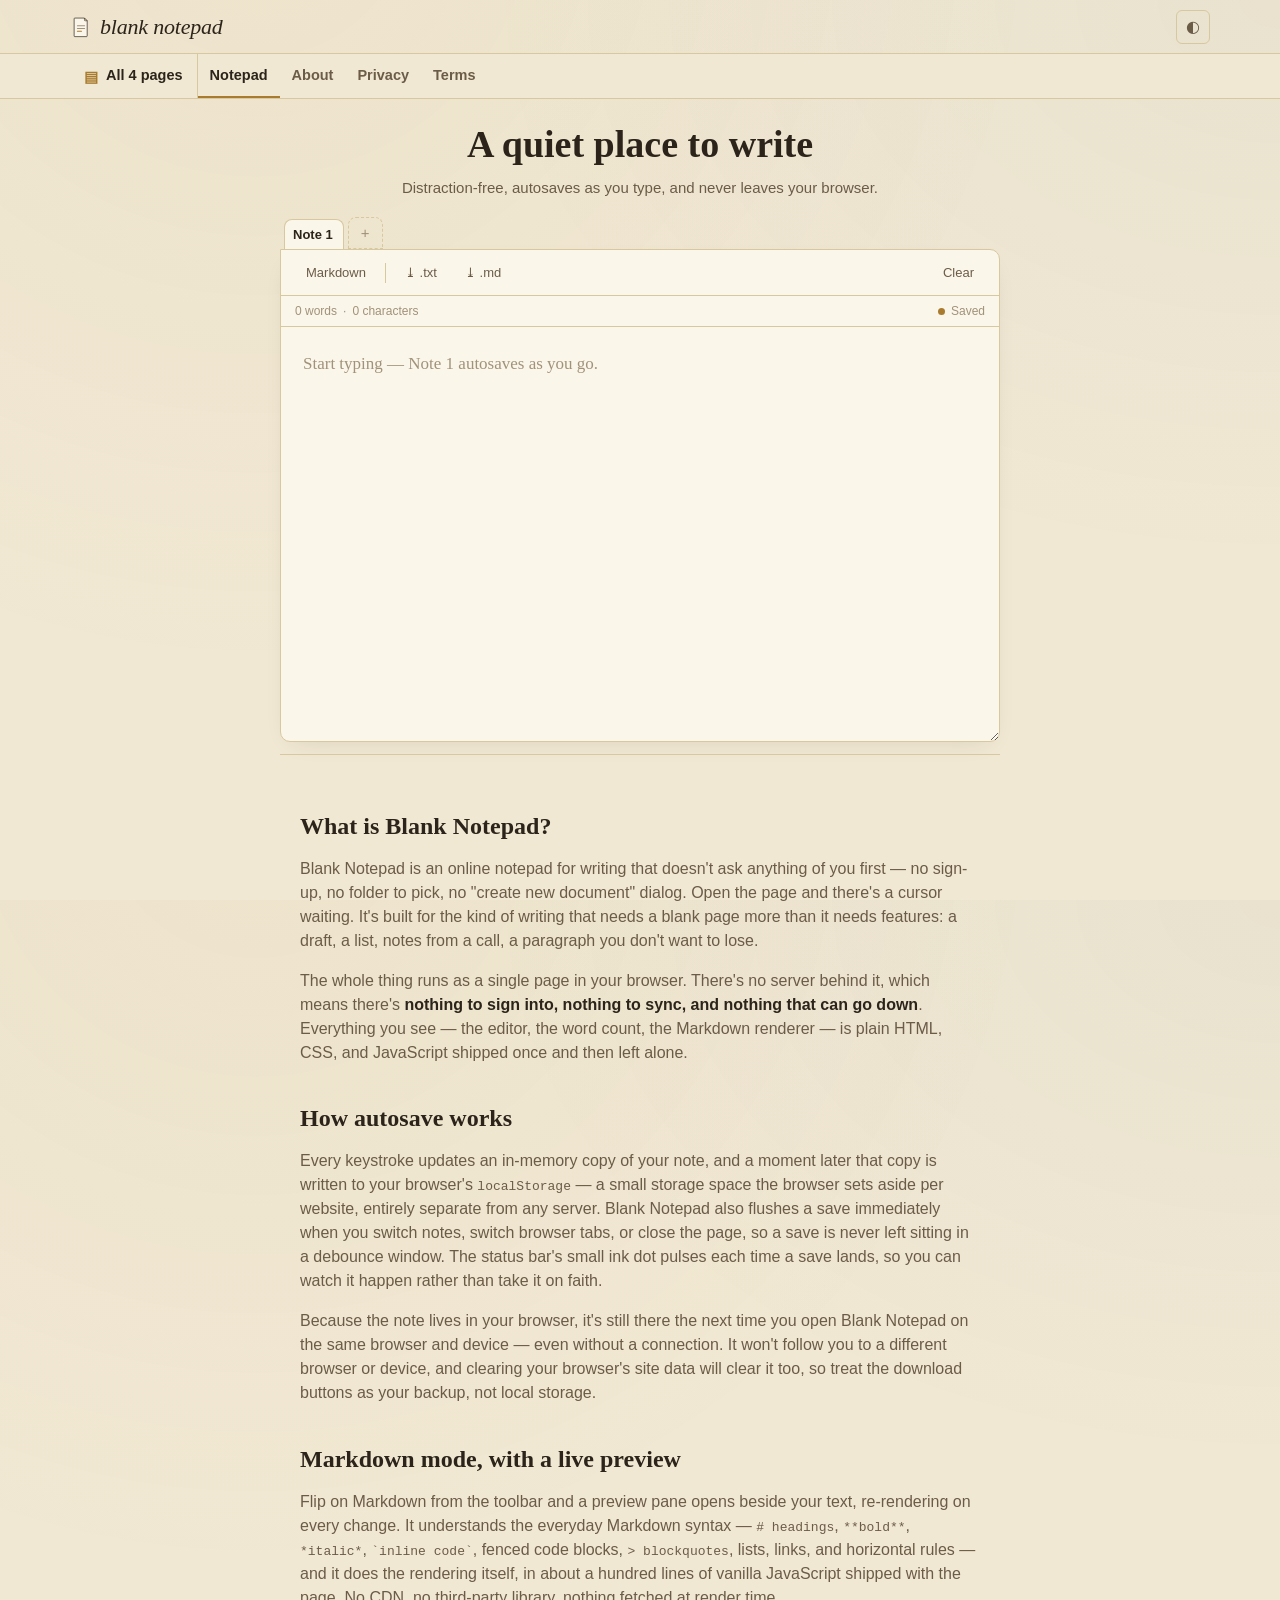
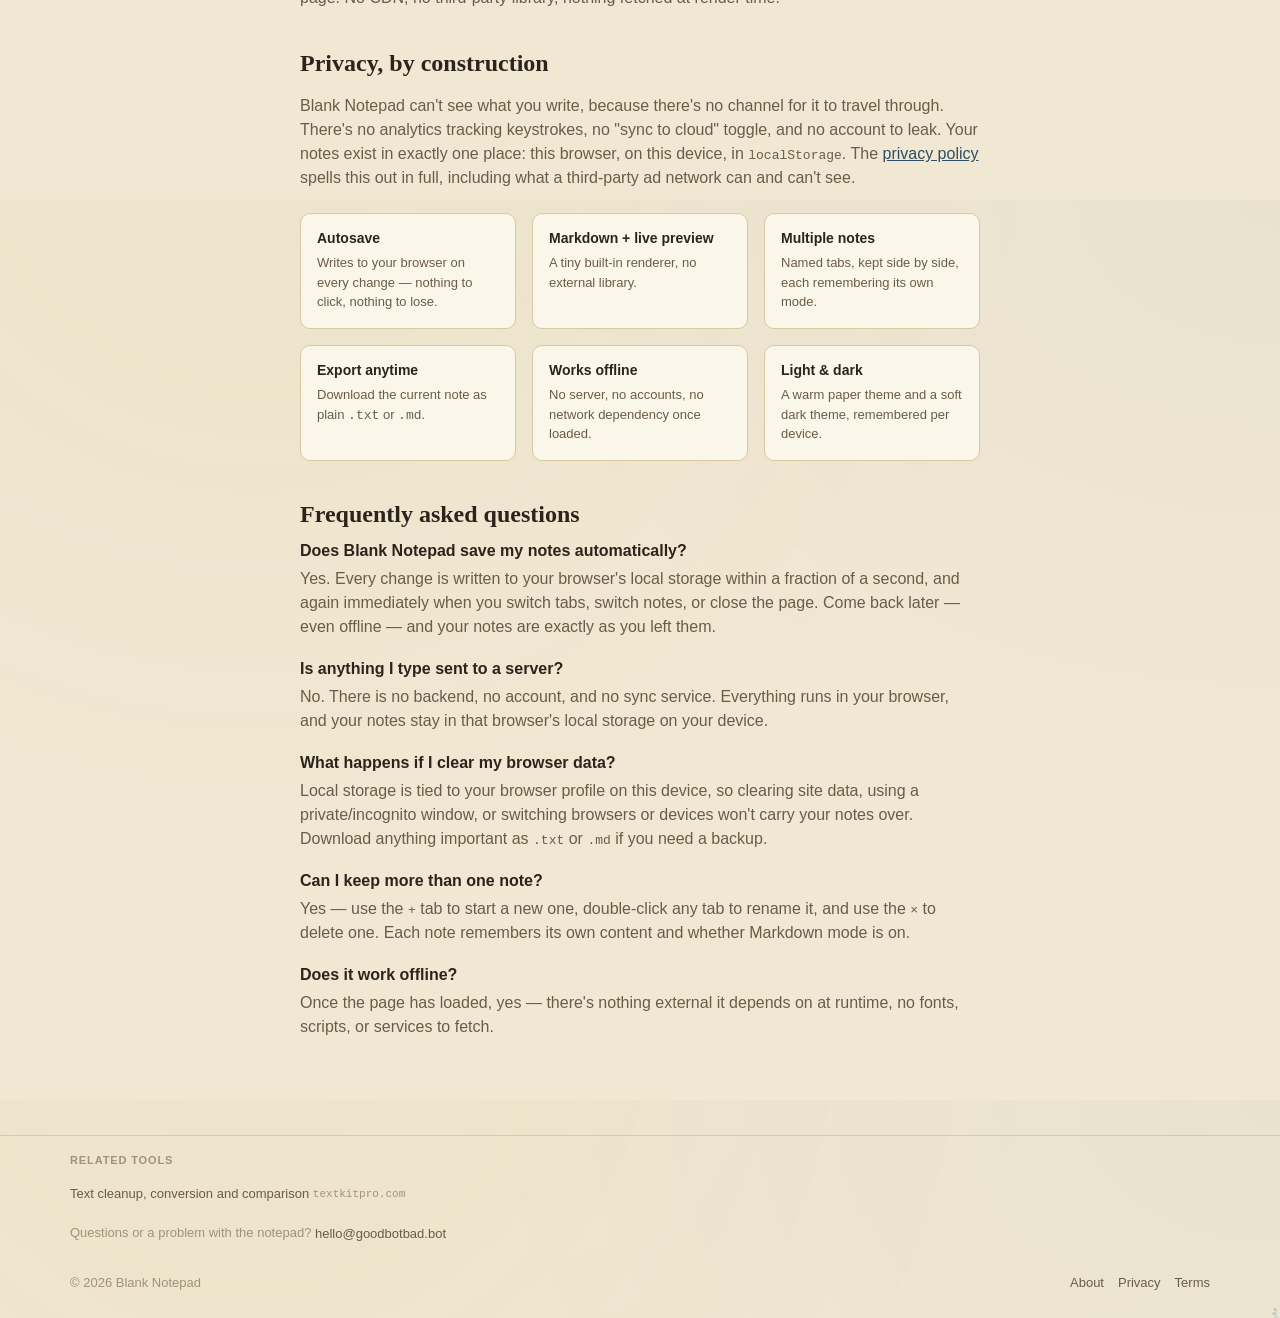
<file: index.html>
<!doctype html>
<html lang="en">
<head>
<meta charset="utf-8">
<script>
(function () {
  try {
    var t = localStorage.getItem("notepadly-theme");
    if (t === "light" || t === "dark") document.documentElement.setAttribute("data-theme", t);
  } catch (e) { /* ignore */ }
})();
</script>
<meta name="viewport" content="width=device-width, initial-scale=1">
<link rel="manifest" href="/manifest.webmanifest">
<script defer src="/assets/js/register-sw.js"></script>
<script defer src="/assets/js/nav.js"></script>
<title>Blank Notepad — Distraction-Free Online Notepad</title>
<meta name="description" content="A distraction-free online notepad that autosaves to your browser as you type. Switch to Markdown for a live preview, keep multiple notes, and download as .txt or .md. Nothing is ever uploaded — it all stays on your device and works offline.">
<link rel="canonical" href="https://blanknotepad.com/">
<meta name="theme-color" content="#f1e8d3">

<meta property="og:type" content="website">
<meta property="og:title" content="Blank Notepad — Distraction-Free Online Notepad">
<meta property="og:description" content="A distraction-free online notepad that autosaves to your browser as you type. Markdown mode, multiple notes, .txt/.md export — nothing ever leaves your device.">
<meta property="og:url" content="https://blanknotepad.com/">
<meta property="og:image" content="https://blanknotepad.com/assets/og-image.png">
<meta property="og:image:width" content="1200">
<meta property="og:image:height" content="630">
<meta name="twitter:card" content="summary_large_image">
<meta name="twitter:title" content="Blank Notepad — Distraction-Free Online Notepad">
<meta name="twitter:description" content="A distraction-free online notepad that autosaves to your browser as you type. Markdown mode, multiple notes, .txt/.md export — nothing ever leaves your device.">

<link rel="icon" href="/assets/favicon.svg" type="image/svg+xml">
<link rel="stylesheet" href="/assets/css/styles.css">

<script type="application/ld+json">
{
  "@context": "https://schema.org",
  "@type": "WebApplication",
  "name": "Blank Notepad",
  "url": "https://blanknotepad.com/",
  "applicationCategory": "ProductivityApplication",
  "operatingSystem": "Any",
  "offers": { "@type": "Offer", "price": "0", "priceCurrency": "USD" },
  "description": "A distraction-free, 100% client-side online notepad that autosaves to localStorage as you type, with a Markdown mode with live preview, multiple named notes, and .txt/.md export. Nothing is ever uploaded to a server."
}
</script>
<script type="application/ld+json">{"@context":"https://schema.org","@type":"FAQPage","mainEntity":[{"@type":"Question","name":"Does Blank Notepad save my notes automatically?","acceptedAnswer":{"@type":"Answer","text":"Yes. Every change is written to your browser's local storage within a fraction of a second, and again immediately when you switch tabs, switch notes, or close the page. Come back later — even offline — and your notes are exactly as you left them."}},{"@type":"Question","name":"Is anything I type sent to a server?","acceptedAnswer":{"@type":"Answer","text":"No. There is no backend, no account, and no sync service. Everything runs in your browser, and your notes stay in that browser's local storage on your device."}},{"@type":"Question","name":"What happens if I clear my browser data?","acceptedAnswer":{"@type":"Answer","text":"Local storage is tied to your browser profile on this device, so clearing site data, using a private/incognito window, or switching browsers or devices won't carry your notes over. Download anything important as .txt or .md if you need a backup."}},{"@type":"Question","name":"Can I keep more than one note?","acceptedAnswer":{"@type":"Answer","text":"Yes — use the + tab to start a new one, double-click any tab to rename it, and use the × to delete one. Each note remembers its own content and whether Markdown mode is on."}},{"@type":"Question","name":"Does it work offline?","acceptedAnswer":{"@type":"Answer","text":"Once the page has loaded, yes — there's nothing external it depends on at runtime, no fonts, scripts, or services to fetch."}}]}</script>

<script async src="https://pagead2.googlesyndication.com/pagead/js/adsbygoogle.js?client=ca-pub-7560786263587509" crossorigin="anonymous"></script>
</head>
<body>
<a class="skip-link" href="#main">Skip to content</a>

<header class="site-header">
  <div class="header-inner">
    <a class="brand" href="/" aria-label="Blank Notepad home">
      <svg class="brand-mark" viewBox="0 0 64 64" aria-hidden="true">
        <path class="page" d="M14 6h28l8 8v44a2 2 0 0 1-2 2H14a2 2 0 0 1-2-2V8a2 2 0 0 1 2-2z" stroke-width="2"/>
        <path class="fold" d="M42 6l8 8h-6a2 2 0 0 1-2-2z" stroke-width="1.5"/>
        <rect x="20" y="27" width="24" height="3" rx="1.5"/>
        <rect x="20" y="35" width="24" height="3" rx="1.5"/>
        <rect class="line-active" x="20" y="43" width="15" height="3" rx="1.5"/>
      </svg>
      blank notepad
    </a>
    <button id="theme-toggle" class="icon-btn" type="button" aria-label="Toggle dark/light theme" title="Toggle theme">◐</button>
  </div>
</header>

<!-- nav:start -->
<nav class="toolbar" aria-label="Tools">
  <details class="tb-menu">
    <summary class="tb-trigger" aria-label="All 4 pages">
      <span class="tb-glyph" aria-hidden="true">&#9636;</span>
      <span class="tb-label">All 4<span class="tb-label-long"> pages</span></span>
    </summary>
    <div class="tb-sheet is-flat">
      <div class="tb-sheet-cols">
        <ul>
          <li><a href="/" aria-current="page">Blank Notepad</a></li>
          <li><a href="/about.html">About Blank Notepad</a></li>
          <li><a href="/privacy.html">Privacy Policy</a></li>
          <li><a href="/terms.html">Terms of Use</a></li>
        </ul>
      </div>
    </div>
  </details>
  <div class="tb-scrim"></div>
  <ul class="tb-rail">
    <li><a href="/" aria-current="page">Notepad</a></li>
    <li><a href="/about.html">About</a></li>
    <li><a href="/privacy.html">Privacy</a></li>
    <li><a href="/terms.html">Terms</a></li>
  </ul>
</nav>
<!-- nav:end -->

<main id="main">
  <div class="editor-shell">
    <div class="editor-intro">
      <h1>A quiet place to write</h1>
      <p>Distraction-free, autosaves as you type, and never leaves your browser.</p>
    </div>

    <div class="note-tabs" id="note-tabs" aria-label="Your notes">
      <button type="button" class="note-tab-add" id="note-tab-add" aria-label="New note" title="New note">+</button>
    </div>

    <div class="sheet">
      <div class="editor-toolbar">
        <div class="editor-toolbar-group">
          <button type="button" class="tool-btn" id="markdown-toggle" aria-pressed="false" title="Toggle Markdown mode with live preview">Markdown</button>
          <span class="editor-toolbar-sep" aria-hidden="true"></span>
          <button type="button" class="tool-btn" id="download-txt" title="Download this note as .txt">⤓ .txt</button>
          <button type="button" class="tool-btn" id="download-md" title="Download this note as .md">⤓ .md</button>
        </div>
        <div class="editor-toolbar-group">
          <button type="button" class="tool-btn danger" id="clear-btn" title="Clear this note">Clear</button>
        </div>
      </div>

      <div class="status-bar">
        <span class="status-counts">
          <span id="word-count">0 words</span><span id="char-count">0 characters</span>
        </span>
        <span class="autosave" id="autosave-status">
          <span class="ink-dot" id="autosave-dot" aria-hidden="true"></span>
          <span id="autosave-text">Saved</span>
        </span>
      </div>

      <div class="editor-body" id="editor-body">
        <textarea id="editor" spellcheck="true" aria-label="Note content" placeholder="Start typing…"></textarea>
        <div class="preview-pane" id="preview" aria-label="Markdown preview" aria-live="polite"></div>
      </div>
    </div>
  </div>

  <hr class="section-divider">

  <section class="container-narrow">
    <h2>What is Blank Notepad?</h2>
    <p>Blank Notepad is an online notepad for writing that doesn't ask anything of you first — no sign-up, no folder to pick, no "create new document" dialog. Open the page and there's a cursor waiting. It's built for the kind of writing that needs a blank page more than it needs features: a draft, a list, notes from a call, a paragraph you don't want to lose.</p>
    <p>The whole thing runs as a single page in your browser. There's no server behind it, which means there's <strong>nothing to sign into, nothing to sync, and nothing that can go down</strong>. Everything you see — the editor, the word count, the Markdown renderer — is plain HTML, CSS, and JavaScript shipped once and then left alone.</p>

    <h2>How autosave works</h2>
    <p>Every keystroke updates an in-memory copy of your note, and a moment later that copy is written to your browser's <code>localStorage</code> — a small storage space the browser sets aside per website, entirely separate from any server. Blank Notepad also flushes a save immediately when you switch notes, switch browser tabs, or close the page, so a save is never left sitting in a debounce window. The status bar's small ink dot pulses each time a save lands, so you can watch it happen rather than take it on faith.</p>
    <p>Because the note lives in your browser, it's still there the next time you open Blank Notepad on the same browser and device — even without a connection. It won't follow you to a different browser or device, and clearing your browser's site data will clear it too, so treat the download buttons as your backup, not local storage.</p>

    <h2>Markdown mode, with a live preview</h2>
    <p>Flip on Markdown from the toolbar and a preview pane opens beside your text, re-rendering on every change. It understands the everyday Markdown syntax — <code># headings</code>, <code>**bold**</code>, <code>*italic*</code>, <code>`inline code`</code>, fenced code blocks, <code>&gt; blockquotes</code>, lists, links, and horizontal rules — and it does the rendering itself, in about a hundred lines of vanilla JavaScript shipped with the page. No CDN, no third-party library, nothing fetched at render time.</p>

    <h2>Privacy, by construction</h2>
    <p>Blank Notepad can't see what you write, because there's no channel for it to travel through. There's no analytics tracking keystrokes, no "sync to cloud" toggle, and no account to leak. Your notes exist in exactly one place: this browser, on this device, in <code>localStorage</code>. The <a href="/privacy.html">privacy policy</a> spells this out in full, including what a third-party ad network can and can't see.</p>

    <div class="feature-grid">
      <div class="feature-card"><h3>Autosave</h3><p>Writes to your browser on every change — nothing to click, nothing to lose.</p></div>
      <div class="feature-card"><h3>Markdown + live preview</h3><p>A tiny built-in renderer, no external library.</p></div>
      <div class="feature-card"><h3>Multiple notes</h3><p>Named tabs, kept side by side, each remembering its own mode.</p></div>
      <div class="feature-card"><h3>Export anytime</h3><p>Download the current note as plain <code>.txt</code> or <code>.md</code>.</p></div>
      <div class="feature-card"><h3>Works offline</h3><p>No server, no accounts, no network dependency once loaded.</p></div>
      <div class="feature-card"><h3>Light &amp; dark</h3><p>A warm paper theme and a soft dark theme, remembered per device.</p></div>
    </div>

    <h2>Frequently asked questions</h2>
    <div class="faq-item">
      <h3>Does Blank Notepad save my notes automatically?</h3>
      <p>Yes. Every change is written to your browser's local storage within a fraction of a second, and again immediately when you switch tabs, switch notes, or close the page. Come back later — even offline — and your notes are exactly as you left them.</p>
    </div>
    <div class="faq-item">
      <h3>Is anything I type sent to a server?</h3>
      <p>No. There is no backend, no account, and no sync service. Everything runs in your browser, and your notes stay in that browser's local storage on your device.</p>
    </div>
    <div class="faq-item">
      <h3>What happens if I clear my browser data?</h3>
      <p>Local storage is tied to your browser profile on this device, so clearing site data, using a private/incognito window, or switching browsers or devices won't carry your notes over. Download anything important as <code>.txt</code> or <code>.md</code> if you need a backup.</p>
    </div>
    <div class="faq-item">
      <h3>Can I keep more than one note?</h3>
      <p>Yes — use the <code>+</code> tab to start a new one, double-click any tab to rename it, and use the <code>×</code> to delete one. Each note remembers its own content and whether Markdown mode is on.</p>
    </div>
    <div class="faq-item">
      <h3>Does it work offline?</h3>
      <p>Once the page has loaded, yes — there's nothing external it depends on at runtime, no fonts, scripts, or services to fetch.</p>
    </div>
  </section>
</main>

<footer class="site-footer">
  <!-- peers:start -->
  <nav class="peer-sites" aria-label="Related tools">
    <span class="peer-sites-label">Related tools</span>
    <ul>
      <li><a href="https://textkitpro.com/">Text cleanup, conversion and comparison</a> <span class="peer-domain">textkitpro.com</span></li>
    </ul>
  </nav>
  <p class="footer-contact">Questions or a problem with the notepad? <a href="&#109;&#97;&#105;&#108;&#116;&#111;&#58;&#104;&#101;&#108;&#108;&#111;&#64;&#103;&#111;&#111;&#100;&#98;&#111;&#116;&#98;&#97;&#100;&#46;&#98;&#111;&#116;">&#104;&#101;&#108;&#108;&#111;&#64;&#103;&#111;&#111;&#100;&#98;&#111;&#116;&#98;&#97;&#100;&#46;&#98;&#111;&#116;</a></p>
  <!-- peers:end -->
  <div class="footer-inner">
    <div>© <span id="year"></span> Blank Notepad</div>
    <div class="footer-links">
      <a href="/about.html">About</a>
      <a href="/privacy.html">Privacy</a>
      <a href="/terms.html">Terms</a>
    </div>
  </div>
</footer>

<a href="https://erabb.it" class="erabbit-mark" aria-label="erabb.it"><img src="data:image/svg+xml,<svg xmlns=%22http://www.w3.org/2000/svg%22 viewBox=%220 0 100 100%22><text y=%22.9em%22 font-size=%2290%22>🐇</text></svg>" width="10" height="10" alt=""></a>

<script src="/assets/js/markdown.js"></script>
<script src="/assets/js/app.js"></script>
</body>
</html>
</file>
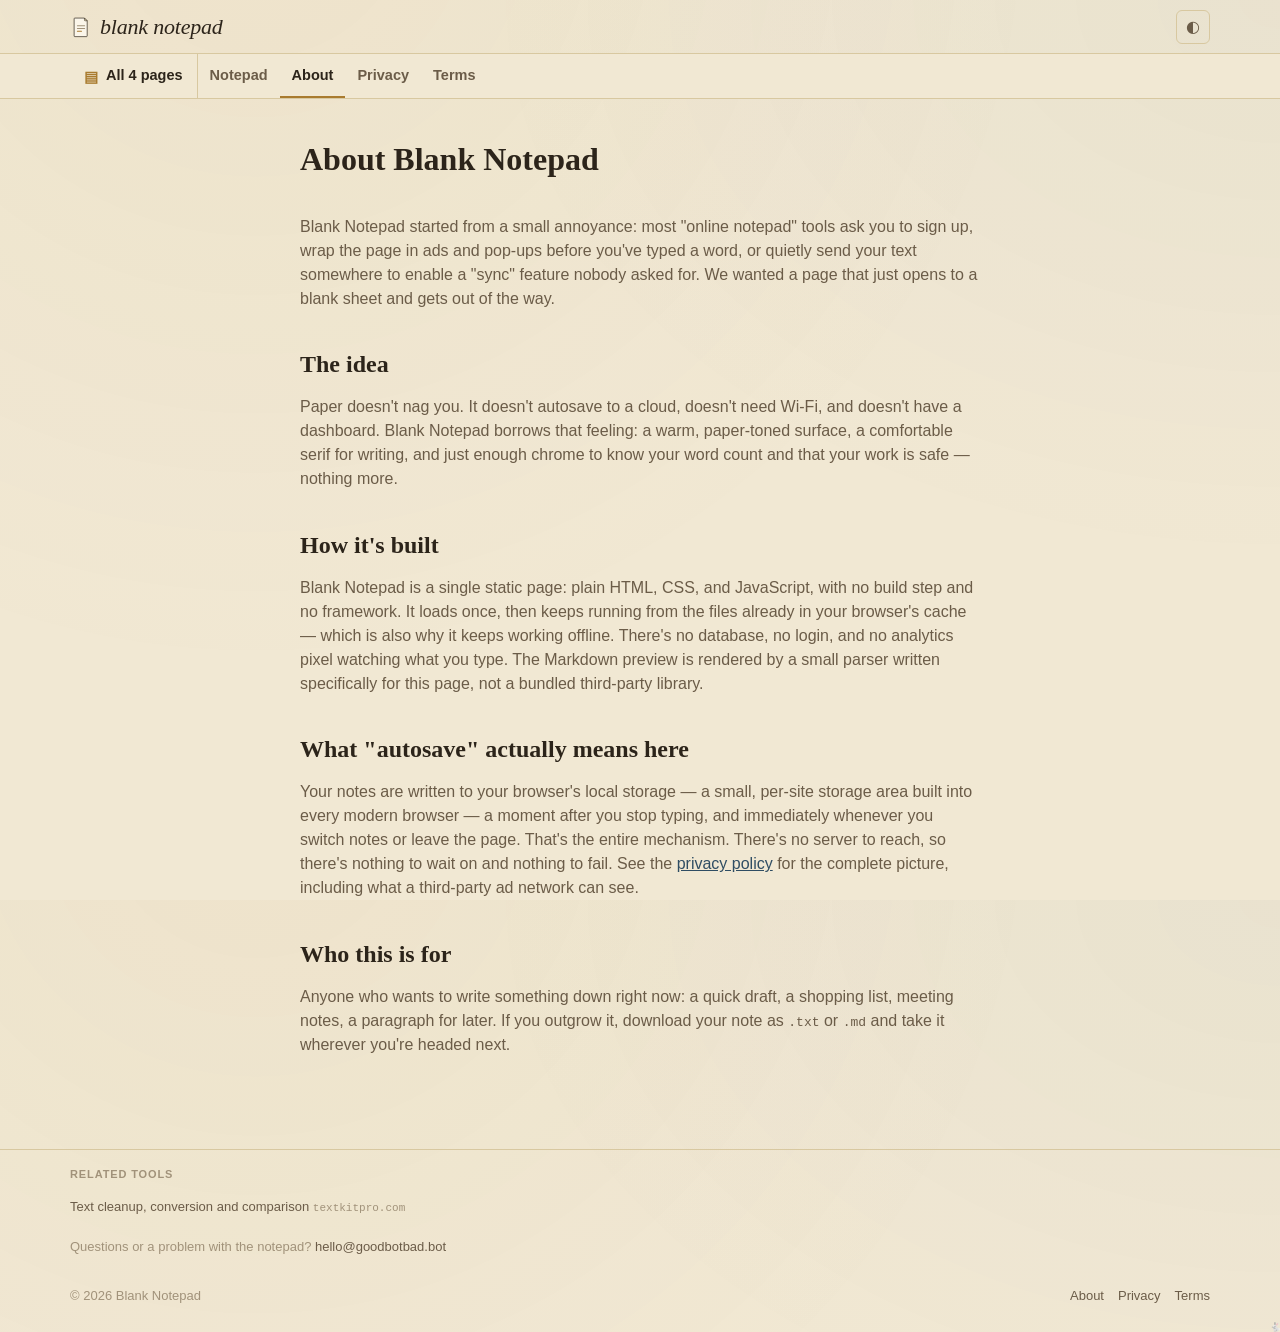
<file: about.html>
<!doctype html>
<html lang="en">
<head>
<meta charset="utf-8">
<script>
(function () {
  try {
    var t = localStorage.getItem("notepadly-theme");
    if (t === "light" || t === "dark") document.documentElement.setAttribute("data-theme", t);
  } catch (e) { /* ignore */ }
})();
</script>
<meta name="viewport" content="width=device-width, initial-scale=1">
<link rel="manifest" href="/manifest.webmanifest">
<script defer src="/assets/js/register-sw.js"></script>
<script defer src="/assets/js/nav.js"></script>
<title>About — Blank Notepad</title>
<meta name="description" content="Why Blank Notepad exists: a distraction-free, 100% client-side online notepad with autosave, Markdown mode, and no account required.">
<link rel="canonical" href="https://blanknotepad.com/about.html">
<meta property="og:type" content="website">
<meta property="og:title" content="About — Blank Notepad">
<meta property="og:description" content="Why Blank Notepad exists: a distraction-free, 100% client-side online notepad with autosave, Markdown mode, and no account required.">
<meta property="og:url" content="https://blanknotepad.com/about.html">
<meta property="og:image" content="https://blanknotepad.com/assets/og-image.png">
<meta property="og:image:width" content="1200">
<meta property="og:image:height" content="630">
<meta name="twitter:card" content="summary_large_image">
<meta name="twitter:title" content="About — Blank Notepad">
<meta name="twitter:description" content="Why Blank Notepad exists: a distraction-free, 100% client-side online notepad with autosave, Markdown mode, and no account required.">
<meta name="theme-color" content="#f1e8d3">
<link rel="icon" href="/assets/favicon.svg" type="image/svg+xml">
<link rel="stylesheet" href="/assets/css/styles.css">
<script type="application/ld+json">{"@context":"https://schema.org","@type":"BreadcrumbList","itemListElement":[{"@type":"ListItem","position":1,"name":"Home","item":"https://blanknotepad.com/"},{"@type":"ListItem","position":2,"name":"About","item":"https://blanknotepad.com/about.html"}]}</script>
<script async src="https://pagead2.googlesyndication.com/pagead/js/adsbygoogle.js?client=ca-pub-7560786263587509" crossorigin="anonymous"></script>
</head>
<body>
<a class="skip-link" href="#main">Skip to content</a>

<header class="site-header">
  <div class="header-inner">
    <a class="brand" href="/" aria-label="Blank Notepad home">
      <svg class="brand-mark" viewBox="0 0 64 64" aria-hidden="true">
        <path class="page" d="M14 6h28l8 8v44a2 2 0 0 1-2 2H14a2 2 0 0 1-2-2V8a2 2 0 0 1 2-2z" stroke-width="2"/>
        <path class="fold" d="M42 6l8 8h-6a2 2 0 0 1-2-2z" stroke-width="1.5"/>
        <rect x="20" y="27" width="24" height="3" rx="1.5"/>
        <rect x="20" y="35" width="24" height="3" rx="1.5"/>
        <rect class="line-active" x="20" y="43" width="15" height="3" rx="1.5"/>
      </svg>
      blank notepad
    </a>
    <button id="theme-toggle" class="icon-btn" type="button" aria-label="Toggle dark/light theme" title="Toggle theme">◐</button>
  </div>
</header>

<!-- nav:start -->
<nav class="toolbar" aria-label="Tools">
  <details class="tb-menu">
    <summary class="tb-trigger" aria-label="All 4 pages">
      <span class="tb-glyph" aria-hidden="true">&#9636;</span>
      <span class="tb-label">All 4<span class="tb-label-long"> pages</span></span>
    </summary>
    <div class="tb-sheet is-flat">
      <div class="tb-sheet-cols">
        <ul>
          <li><a href="/">Blank Notepad</a></li>
          <li><a href="/about.html" aria-current="page">About Blank Notepad</a></li>
          <li><a href="/privacy.html">Privacy Policy</a></li>
          <li><a href="/terms.html">Terms of Use</a></li>
        </ul>
      </div>
    </div>
  </details>
  <div class="tb-scrim"></div>
  <ul class="tb-rail">
    <li><a href="/">Notepad</a></li>
    <li><a href="/about.html" aria-current="page">About</a></li>
    <li><a href="/privacy.html">Privacy</a></li>
    <li><a href="/terms.html">Terms</a></li>
  </ul>
</nav>
<!-- nav:end -->

<main id="main">
  <div class="page-hero">
    <h1>About Blank Notepad</h1>
  </div>
  <section class="container-narrow" style="padding-top:16px;">
    <p>Blank Notepad started from a small annoyance: most "online notepad" tools ask you to sign up, wrap the page in ads and pop-ups before you've typed a word, or quietly send your text somewhere to enable a "sync" feature nobody asked for. We wanted a page that just opens to a blank sheet and gets out of the way.</p>

    <h2>The idea</h2>
    <p>Paper doesn't nag you. It doesn't autosave to a cloud, doesn't need Wi-Fi, and doesn't have a dashboard. Blank Notepad borrows that feeling: a warm, paper-toned surface, a comfortable serif for writing, and just enough chrome to know your word count and that your work is safe — nothing more.</p>

    <h2>How it's built</h2>
    <p>Blank Notepad is a single static page: plain HTML, CSS, and JavaScript, with no build step and no framework. It loads once, then keeps running from the files already in your browser's cache — which is also why it keeps working offline. There's no database, no login, and no analytics pixel watching what you type. The Markdown preview is rendered by a small parser written specifically for this page, not a bundled third-party library.</p>

    <h2>What "autosave" actually means here</h2>
    <p>Your notes are written to your browser's local storage — a small, per-site storage area built into every modern browser — a moment after you stop typing, and immediately whenever you switch notes or leave the page. That's the entire mechanism. There's no server to reach, so there's nothing to wait on and nothing to fail. See the <a href="/privacy.html">privacy policy</a> for the complete picture, including what a third-party ad network can see.</p>

    <h2>Who this is for</h2>
    <p>Anyone who wants to write something down right now: a quick draft, a shopping list, meeting notes, a paragraph for later. If you outgrow it, download your note as <code>.txt</code> or <code>.md</code> and take it wherever you're headed next.</p>
  </section>
</main>

<footer class="site-footer">
  <!-- peers:start -->
  <nav class="peer-sites" aria-label="Related tools">
    <span class="peer-sites-label">Related tools</span>
    <ul>
      <li><a href="https://textkitpro.com/">Text cleanup, conversion and comparison</a> <span class="peer-domain">textkitpro.com</span></li>
    </ul>
  </nav>
  <p class="footer-contact">Questions or a problem with the notepad? <a href="&#109;&#97;&#105;&#108;&#116;&#111;&#58;&#104;&#101;&#108;&#108;&#111;&#64;&#103;&#111;&#111;&#100;&#98;&#111;&#116;&#98;&#97;&#100;&#46;&#98;&#111;&#116;">&#104;&#101;&#108;&#108;&#111;&#64;&#103;&#111;&#111;&#100;&#98;&#111;&#116;&#98;&#97;&#100;&#46;&#98;&#111;&#116;</a></p>
  <!-- peers:end -->
  <div class="footer-inner">
    <div>© <span id="year"></span> Blank Notepad</div>
    <div class="footer-links">
      <a href="/about.html">About</a>
      <a href="/privacy.html">Privacy</a>
      <a href="/terms.html">Terms</a>
    </div>
  </div>
</footer>

<a href="https://erabb.it" class="erabbit-mark" aria-label="erabb.it"><img src="data:image/svg+xml,<svg xmlns=%22http://www.w3.org/2000/svg%22 viewBox=%220 0 100 100%22><text y=%22.9em%22 font-size=%2290%22>🐇</text></svg>" width="10" height="10" alt=""></a>

<script>
document.getElementById("year").textContent = new Date().getFullYear();
var tb = document.getElementById("theme-toggle");
tb.addEventListener("click", function () {
  var current = document.documentElement.getAttribute("data-theme");
  if (!current) current = window.matchMedia && window.matchMedia("(prefers-color-scheme: dark)").matches ? "dark" : "light";
  var next = current === "dark" ? "light" : "dark";
  document.documentElement.setAttribute("data-theme", next);
  try { localStorage.setItem("notepadly-theme", next); } catch (e) {}
});
</script>
</body>
</html>
</file>
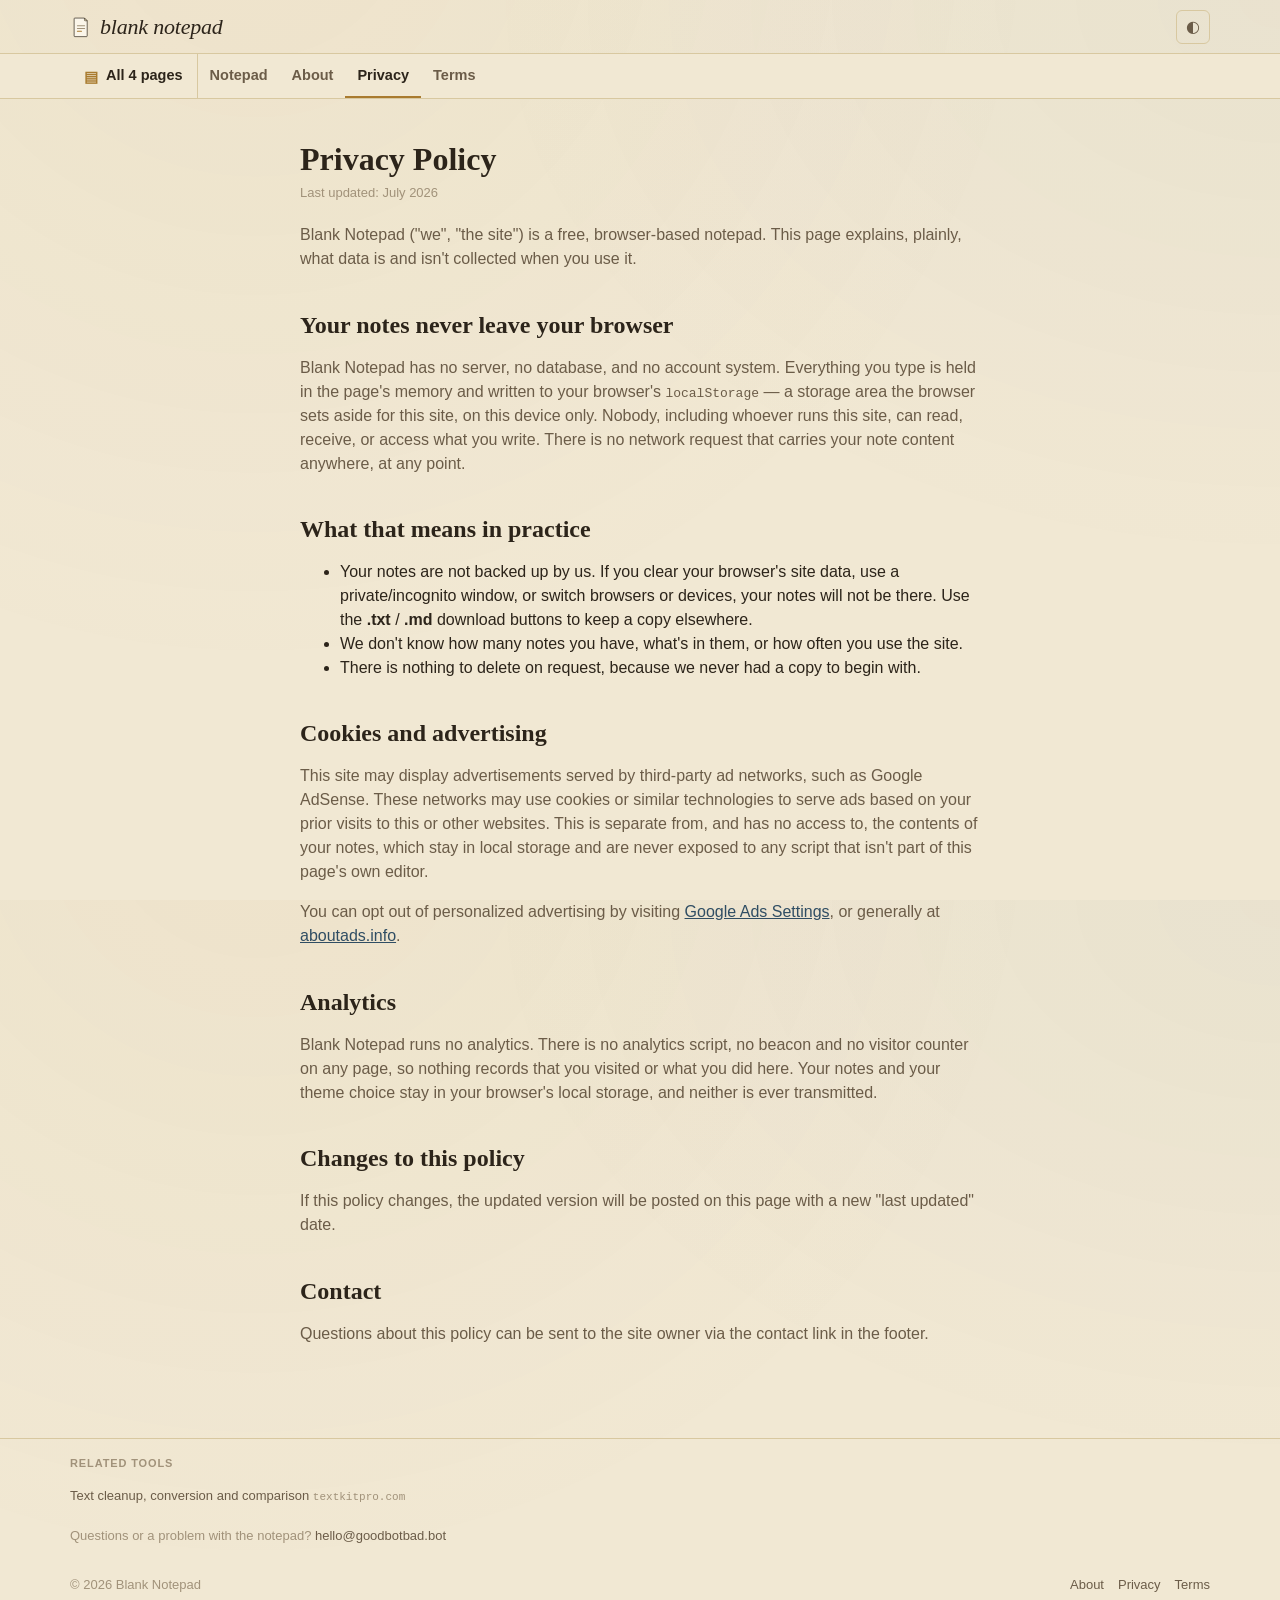
<file: privacy.html>
<!doctype html>
<html lang="en">
<head>
<meta charset="utf-8">
<script>
(function () {
  try {
    var t = localStorage.getItem("notepadly-theme");
    if (t === "light" || t === "dark") document.documentElement.setAttribute("data-theme", t);
  } catch (e) { /* ignore */ }
})();
</script>
<meta name="viewport" content="width=device-width, initial-scale=1">
<link rel="manifest" href="/manifest.webmanifest">
<script defer src="/assets/js/register-sw.js"></script>
<script defer src="/assets/js/nav.js"></script>
<title>Privacy Policy — Blank Notepad</title>
<meta name="description" content="Blank Notepad's privacy policy: your notes are stored only in your browser's local storage and are never sent to any server.">
<link rel="canonical" href="https://blanknotepad.com/privacy.html">
<meta property="og:type" content="website">
<meta property="og:title" content="Privacy Policy — Blank Notepad">
<meta property="og:description" content="Blank Notepad's privacy policy: your notes are stored only in your browser's local storage and are never sent to any server.">
<meta property="og:url" content="https://blanknotepad.com/privacy.html">
<meta property="og:image" content="https://blanknotepad.com/assets/og-image.png">
<meta property="og:image:width" content="1200">
<meta property="og:image:height" content="630">
<meta name="twitter:card" content="summary_large_image">
<meta name="twitter:title" content="Privacy Policy — Blank Notepad">
<meta name="twitter:description" content="Blank Notepad's privacy policy: your notes are stored only in your browser's local storage and are never sent to any server.">
<meta name="theme-color" content="#f1e8d3">
<link rel="icon" href="/assets/favicon.svg" type="image/svg+xml">
<link rel="stylesheet" href="/assets/css/styles.css">
<script type="application/ld+json">{"@context":"https://schema.org","@type":"BreadcrumbList","itemListElement":[{"@type":"ListItem","position":1,"name":"Home","item":"https://blanknotepad.com/"},{"@type":"ListItem","position":2,"name":"Privacy Policy","item":"https://blanknotepad.com/privacy.html"}]}</script>
<script async src="https://pagead2.googlesyndication.com/pagead/js/adsbygoogle.js?client=ca-pub-7560786263587509" crossorigin="anonymous"></script>
</head>
<body>
<a class="skip-link" href="#main">Skip to content</a>

<header class="site-header">
  <div class="header-inner">
    <a class="brand" href="/" aria-label="Blank Notepad home">
      <svg class="brand-mark" viewBox="0 0 64 64" aria-hidden="true">
        <path class="page" d="M14 6h28l8 8v44a2 2 0 0 1-2 2H14a2 2 0 0 1-2-2V8a2 2 0 0 1 2-2z" stroke-width="2"/>
        <path class="fold" d="M42 6l8 8h-6a2 2 0 0 1-2-2z" stroke-width="1.5"/>
        <rect x="20" y="27" width="24" height="3" rx="1.5"/>
        <rect x="20" y="35" width="24" height="3" rx="1.5"/>
        <rect class="line-active" x="20" y="43" width="15" height="3" rx="1.5"/>
      </svg>
      blank notepad
    </a>
    <button id="theme-toggle" class="icon-btn" type="button" aria-label="Toggle dark/light theme" title="Toggle theme">◐</button>
  </div>
</header>

<!-- nav:start -->
<nav class="toolbar" aria-label="Tools">
  <details class="tb-menu">
    <summary class="tb-trigger" aria-label="All 4 pages">
      <span class="tb-glyph" aria-hidden="true">&#9636;</span>
      <span class="tb-label">All 4<span class="tb-label-long"> pages</span></span>
    </summary>
    <div class="tb-sheet is-flat">
      <div class="tb-sheet-cols">
        <ul>
          <li><a href="/">Blank Notepad</a></li>
          <li><a href="/about.html">About Blank Notepad</a></li>
          <li><a href="/privacy.html" aria-current="page">Privacy Policy</a></li>
          <li><a href="/terms.html">Terms of Use</a></li>
        </ul>
      </div>
    </div>
  </details>
  <div class="tb-scrim"></div>
  <ul class="tb-rail">
    <li><a href="/">Notepad</a></li>
    <li><a href="/about.html">About</a></li>
    <li><a href="/privacy.html" aria-current="page">Privacy</a></li>
    <li><a href="/terms.html">Terms</a></li>
  </ul>
</nav>
<!-- nav:end -->

<main id="main">
  <div class="page-hero">
    <h1>Privacy Policy</h1>
    <p class="updated">Last updated: July 2026</p>
  </div>
  <section class="container-narrow" style="padding-top:0;">
    <p>Blank Notepad ("we", "the site") is a free, browser-based notepad. This page explains, plainly, what data is and isn't collected when you use it.</p>

    <h2>Your notes never leave your browser</h2>
    <p>Blank Notepad has no server, no database, and no account system. Everything you type is held in the page's memory and written to your browser's <code>localStorage</code> — a storage area the browser sets aside for this site, on this device only. Nobody, including whoever runs this site, can read, receive, or access what you write. There is no network request that carries your note content anywhere, at any point.</p>

    <h2>What that means in practice</h2>
    <ul>
      <li>Your notes are not backed up by us. If you clear your browser's site data, use a private/incognito window, or switch browsers or devices, your notes will not be there. Use the <strong>.txt</strong> / <strong>.md</strong> download buttons to keep a copy elsewhere.</li>
      <li>We don't know how many notes you have, what's in them, or how often you use the site.</li>
      <li>There is nothing to delete on request, because we never had a copy to begin with.</li>
    </ul>

    <h2>Cookies and advertising</h2>
    <p>This site may display advertisements served by third-party ad networks, such as Google AdSense. These networks may use cookies or similar technologies to serve ads based on your prior visits to this or other websites. This is separate from, and has no access to, the contents of your notes, which stay in local storage and are never exposed to any script that isn't part of this page's own editor.</p>
    <p>You can opt out of personalized advertising by visiting <a href="https://www.google.com/settings/ads" target="_blank" rel="noopener">Google Ads Settings</a>, or generally at <a href="https://www.aboutads.info/choices/" target="_blank" rel="noopener">aboutads.info</a>.</p>

    <h2>Analytics</h2>
    <p>Blank Notepad runs no analytics. There is no analytics script, no beacon and no visitor counter on any page, so nothing records that you visited or what you did here. Your notes and your theme choice stay in your browser's local storage, and neither is ever transmitted.</p>

    <h2>Changes to this policy</h2>
    <p>If this policy changes, the updated version will be posted on this page with a new "last updated" date.</p>

    <h2>Contact</h2>
    <p>Questions about this policy can be sent to the site owner via the contact link in the footer.</p>
  </section>
</main>

<footer class="site-footer">
  <!-- peers:start -->
  <nav class="peer-sites" aria-label="Related tools">
    <span class="peer-sites-label">Related tools</span>
    <ul>
      <li><a href="https://textkitpro.com/">Text cleanup, conversion and comparison</a> <span class="peer-domain">textkitpro.com</span></li>
    </ul>
  </nav>
  <p class="footer-contact">Questions or a problem with the notepad? <a href="&#109;&#97;&#105;&#108;&#116;&#111;&#58;&#104;&#101;&#108;&#108;&#111;&#64;&#103;&#111;&#111;&#100;&#98;&#111;&#116;&#98;&#97;&#100;&#46;&#98;&#111;&#116;">&#104;&#101;&#108;&#108;&#111;&#64;&#103;&#111;&#111;&#100;&#98;&#111;&#116;&#98;&#97;&#100;&#46;&#98;&#111;&#116;</a></p>
  <!-- peers:end -->
  <div class="footer-inner">
    <div>© <span id="year"></span> Blank Notepad</div>
    <div class="footer-links">
      <a href="/about.html">About</a>
      <a href="/privacy.html">Privacy</a>
      <a href="/terms.html">Terms</a>
    </div>
  </div>
</footer>

<a href="https://erabb.it" class="erabbit-mark" aria-label="erabb.it"><img src="data:image/svg+xml,<svg xmlns=%22http://www.w3.org/2000/svg%22 viewBox=%220 0 100 100%22><text y=%22.9em%22 font-size=%2290%22>🐇</text></svg>" width="10" height="10" alt=""></a>

<script>
document.getElementById("year").textContent = new Date().getFullYear();
var tb = document.getElementById("theme-toggle");
tb.addEventListener("click", function () {
  var current = document.documentElement.getAttribute("data-theme");
  if (!current) current = window.matchMedia && window.matchMedia("(prefers-color-scheme: dark)").matches ? "dark" : "light";
  var next = current === "dark" ? "light" : "dark";
  document.documentElement.setAttribute("data-theme", next);
  try { localStorage.setItem("notepadly-theme", next); } catch (e) {}
});
</script>
</body>
</html>
</file>
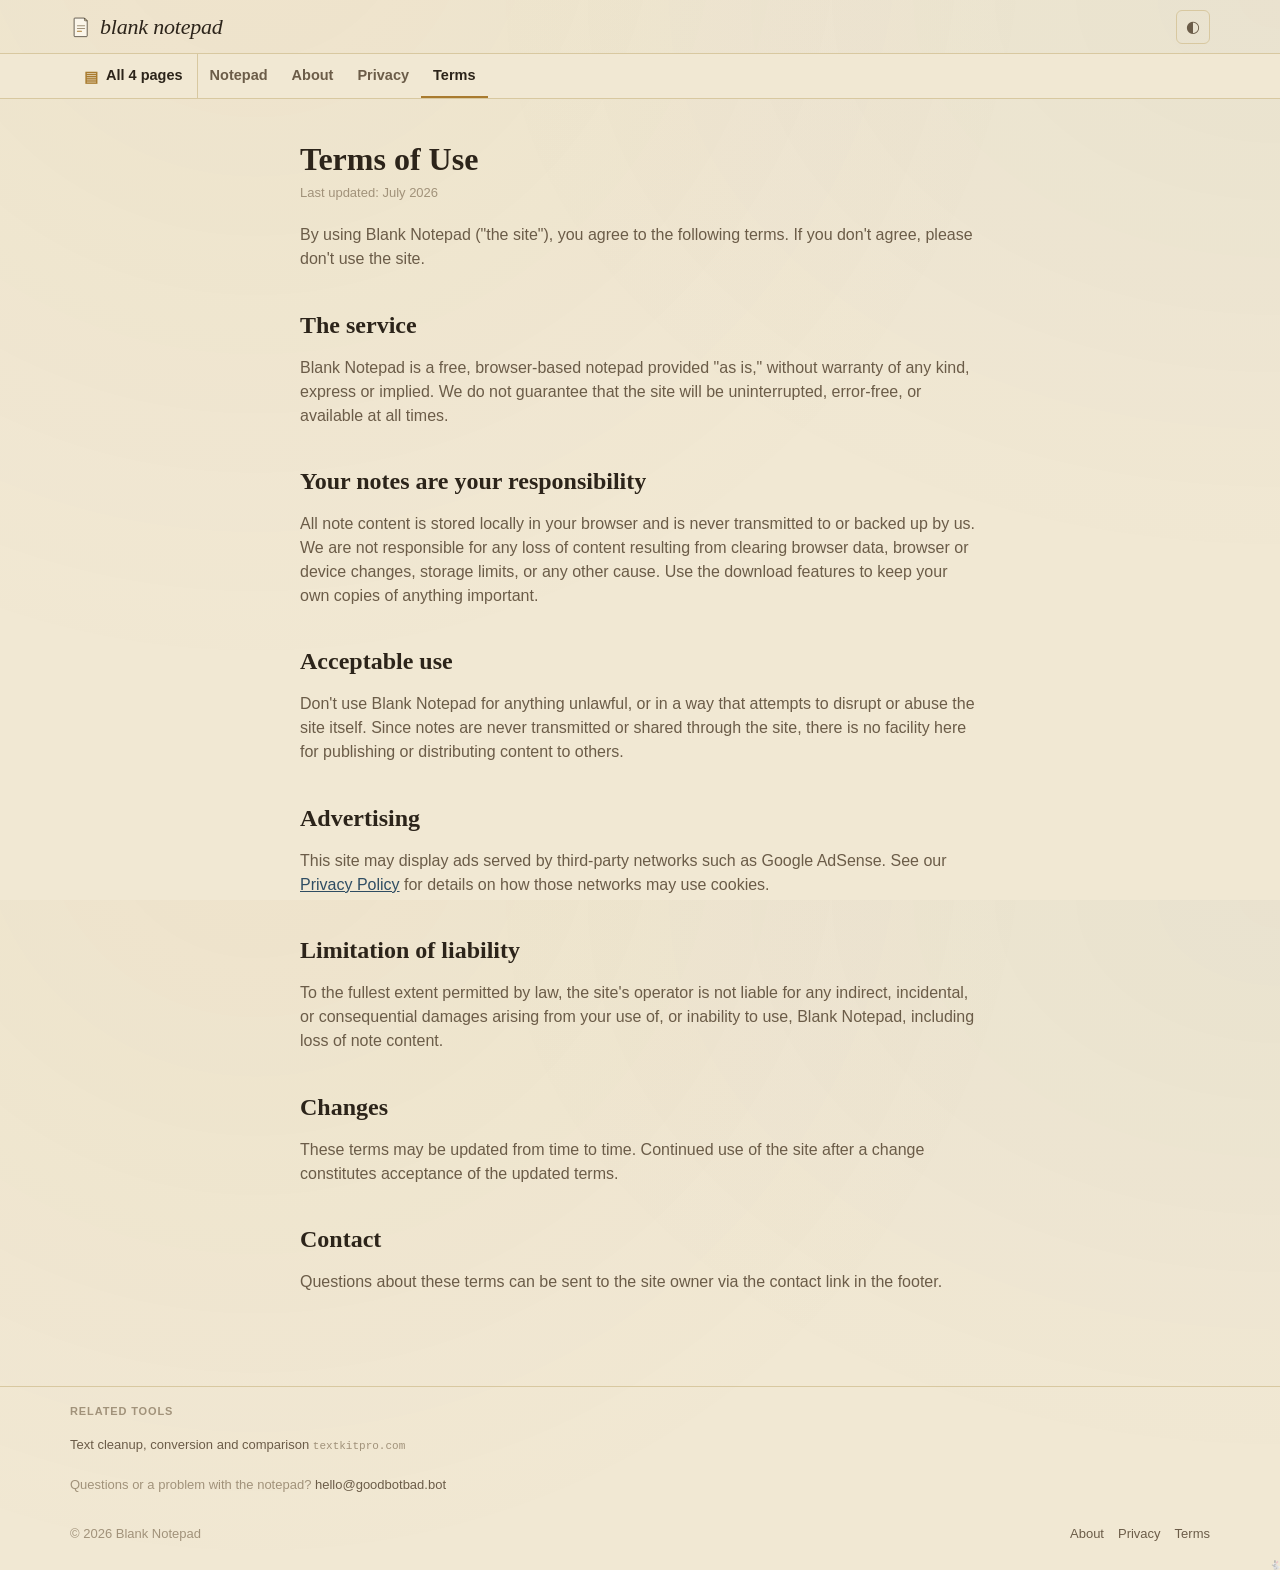
<file: terms.html>
<!doctype html>
<html lang="en">
<head>
<meta charset="utf-8">
<script>
(function () {
  try {
    var t = localStorage.getItem("notepadly-theme");
    if (t === "light" || t === "dark") document.documentElement.setAttribute("data-theme", t);
  } catch (e) { /* ignore */ }
})();
</script>
<meta name="viewport" content="width=device-width, initial-scale=1">
<link rel="manifest" href="/manifest.webmanifest">
<script defer src="/assets/js/register-sw.js"></script>
<script defer src="/assets/js/nav.js"></script>
<title>Terms of Use — Blank Notepad</title>
<meta name="description" content="Terms of use for Blank Notepad, the free, browser-based online notepad.">
<link rel="canonical" href="https://blanknotepad.com/terms.html">
<meta property="og:type" content="website">
<meta property="og:title" content="Terms of Use — Blank Notepad">
<meta property="og:description" content="Terms of use for Blank Notepad, the free, browser-based online notepad.">
<meta property="og:url" content="https://blanknotepad.com/terms.html">
<meta property="og:image" content="https://blanknotepad.com/assets/og-image.png">
<meta property="og:image:width" content="1200">
<meta property="og:image:height" content="630">
<meta name="twitter:card" content="summary_large_image">
<meta name="twitter:title" content="Terms of Use — Blank Notepad">
<meta name="twitter:description" content="Terms of use for Blank Notepad, the free, browser-based online notepad.">
<meta name="theme-color" content="#f1e8d3">
<link rel="icon" href="/assets/favicon.svg" type="image/svg+xml">
<link rel="stylesheet" href="/assets/css/styles.css">
<script type="application/ld+json">{"@context":"https://schema.org","@type":"BreadcrumbList","itemListElement":[{"@type":"ListItem","position":1,"name":"Home","item":"https://blanknotepad.com/"},{"@type":"ListItem","position":2,"name":"Terms of Use","item":"https://blanknotepad.com/terms.html"}]}</script>
<script async src="https://pagead2.googlesyndication.com/pagead/js/adsbygoogle.js?client=ca-pub-7560786263587509" crossorigin="anonymous"></script>
</head>
<body>
<a class="skip-link" href="#main">Skip to content</a>

<header class="site-header">
  <div class="header-inner">
    <a class="brand" href="/" aria-label="Blank Notepad home">
      <svg class="brand-mark" viewBox="0 0 64 64" aria-hidden="true">
        <path class="page" d="M14 6h28l8 8v44a2 2 0 0 1-2 2H14a2 2 0 0 1-2-2V8a2 2 0 0 1 2-2z" stroke-width="2"/>
        <path class="fold" d="M42 6l8 8h-6a2 2 0 0 1-2-2z" stroke-width="1.5"/>
        <rect x="20" y="27" width="24" height="3" rx="1.5"/>
        <rect x="20" y="35" width="24" height="3" rx="1.5"/>
        <rect class="line-active" x="20" y="43" width="15" height="3" rx="1.5"/>
      </svg>
      blank notepad
    </a>
    <button id="theme-toggle" class="icon-btn" type="button" aria-label="Toggle dark/light theme" title="Toggle theme">◐</button>
  </div>
</header>

<!-- nav:start -->
<nav class="toolbar" aria-label="Tools">
  <details class="tb-menu">
    <summary class="tb-trigger" aria-label="All 4 pages">
      <span class="tb-glyph" aria-hidden="true">&#9636;</span>
      <span class="tb-label">All 4<span class="tb-label-long"> pages</span></span>
    </summary>
    <div class="tb-sheet is-flat">
      <div class="tb-sheet-cols">
        <ul>
          <li><a href="/">Blank Notepad</a></li>
          <li><a href="/about.html">About Blank Notepad</a></li>
          <li><a href="/privacy.html">Privacy Policy</a></li>
          <li><a href="/terms.html" aria-current="page">Terms of Use</a></li>
        </ul>
      </div>
    </div>
  </details>
  <div class="tb-scrim"></div>
  <ul class="tb-rail">
    <li><a href="/">Notepad</a></li>
    <li><a href="/about.html">About</a></li>
    <li><a href="/privacy.html">Privacy</a></li>
    <li><a href="/terms.html" aria-current="page">Terms</a></li>
  </ul>
</nav>
<!-- nav:end -->

<main id="main">
  <div class="page-hero">
    <h1>Terms of Use</h1>
    <p class="updated">Last updated: July 2026</p>
  </div>
  <section class="container-narrow" style="padding-top:0;">
    <p>By using Blank Notepad ("the site"), you agree to the following terms. If you don't agree, please don't use the site.</p>

    <h2>The service</h2>
    <p>Blank Notepad is a free, browser-based notepad provided "as is," without warranty of any kind, express or implied. We do not guarantee that the site will be uninterrupted, error-free, or available at all times.</p>

    <h2>Your notes are your responsibility</h2>
    <p>All note content is stored locally in your browser and is never transmitted to or backed up by us. We are not responsible for any loss of content resulting from clearing browser data, browser or device changes, storage limits, or any other cause. Use the download features to keep your own copies of anything important.</p>

    <h2>Acceptable use</h2>
    <p>Don't use Blank Notepad for anything unlawful, or in a way that attempts to disrupt or abuse the site itself. Since notes are never transmitted or shared through the site, there is no facility here for publishing or distributing content to others.</p>

    <h2>Advertising</h2>
    <p>This site may display ads served by third-party networks such as Google AdSense. See our <a href="/privacy.html">Privacy Policy</a> for details on how those networks may use cookies.</p>

    <h2>Limitation of liability</h2>
    <p>To the fullest extent permitted by law, the site's operator is not liable for any indirect, incidental, or consequential damages arising from your use of, or inability to use, Blank Notepad, including loss of note content.</p>

    <h2>Changes</h2>
    <p>These terms may be updated from time to time. Continued use of the site after a change constitutes acceptance of the updated terms.</p>

    <h2>Contact</h2>
    <p>Questions about these terms can be sent to the site owner via the contact link in the footer.</p>
  </section>
</main>

<footer class="site-footer">
  <!-- peers:start -->
  <nav class="peer-sites" aria-label="Related tools">
    <span class="peer-sites-label">Related tools</span>
    <ul>
      <li><a href="https://textkitpro.com/">Text cleanup, conversion and comparison</a> <span class="peer-domain">textkitpro.com</span></li>
    </ul>
  </nav>
  <p class="footer-contact">Questions or a problem with the notepad? <a href="&#109;&#97;&#105;&#108;&#116;&#111;&#58;&#104;&#101;&#108;&#108;&#111;&#64;&#103;&#111;&#111;&#100;&#98;&#111;&#116;&#98;&#97;&#100;&#46;&#98;&#111;&#116;">&#104;&#101;&#108;&#108;&#111;&#64;&#103;&#111;&#111;&#100;&#98;&#111;&#116;&#98;&#97;&#100;&#46;&#98;&#111;&#116;</a></p>
  <!-- peers:end -->
  <div class="footer-inner">
    <div>© <span id="year"></span> Blank Notepad</div>
    <div class="footer-links">
      <a href="/about.html">About</a>
      <a href="/privacy.html">Privacy</a>
      <a href="/terms.html">Terms</a>
    </div>
  </div>
</footer>

<a href="https://erabb.it" class="erabbit-mark" aria-label="erabb.it"><img src="data:image/svg+xml,<svg xmlns=%22http://www.w3.org/2000/svg%22 viewBox=%220 0 100 100%22><text y=%22.9em%22 font-size=%2290%22>🐇</text></svg>" width="10" height="10" alt=""></a>

<script>
document.getElementById("year").textContent = new Date().getFullYear();
var tb = document.getElementById("theme-toggle");
tb.addEventListener("click", function () {
  var current = document.documentElement.getAttribute("data-theme");
  if (!current) current = window.matchMedia && window.matchMedia("(prefers-color-scheme: dark)").matches ? "dark" : "light";
  var next = current === "dark" ? "light" : "dark";
  document.documentElement.setAttribute("data-theme", next);
  try { localStorage.setItem("notepadly-theme", next); } catch (e) {}
});
</script>
</body>
</html>
</file>
<file: assets/css/styles.css>
/* blanknotepad.com — design system
   "Paper & Ink": a warm parchment light theme (never the flat cream-plus-
   terracotta default) paired with a soft coffee-dark theme, a comfortable
   serif writing surface, and one signature moment — an ink-blot pulse on
   the autosave indicator — earned by the feature it represents rather than
   decoration. System font stack only, zero external requests. */

* { box-sizing: border-box; }
html { -webkit-text-size-adjust: 100%; }

:root {
  /* -- paper & ink: light (default) -- */
  --paper: #f1e8d3;
  --paper-raised: #fbf6ea;
  --paper-inset: #e6dabf;
  --rule: #d8c8a0;
  --ink: #2c241a;
  --ink-soft: #6b5c48;
  --ink-faint: #a1927a;
  --accent: #2f4d63;
  --accent-soft: #4f7089;
  --accent-contrast: #f6f1e4;
  --brass: #a97b2f;
  --brass-soft: rgba(169, 123, 47, .16);
  --danger: #9c4433;
  --danger-soft: rgba(156, 68, 51, .12);
  --shadow: rgba(44, 36, 26, .14);
  --focus: #2f6f8f;

  --font-editor: Georgia, "Iowan Old Style", "Palatino Linotype", "Book Antiqua", "Charter", serif;
  --font-ui: -apple-system, BlinkMacSystemFont, "Segoe UI", Roboto, Helvetica, Arial, sans-serif;
  --font-mono: ui-monospace, "SF Mono", "Cascadia Mono", Menlo, Consolas, "Liberation Mono", monospace;
  --maxw: 1180px;
  --page-w: 720px;
  --radius: 10px;
  --radius-sm: 6px;
}

:root[data-theme="dark"] {
  --paper: #211c15;
  --paper-raised: #29231a;
  --paper-inset: #191510;
  --rule: #3a3224;
  --ink: #ece1c8;
  --ink-soft: #b7a888;
  --ink-faint: #7d735c;
  --accent: #8fb3cf;
  --accent-soft: #6e93b3;
  --accent-contrast: #14212b;
  --brass: #d9a34e;
  --brass-soft: rgba(217, 163, 78, .16);
  --danger: #d1867a;
  --danger-soft: rgba(209, 134, 122, .14);
  --shadow: rgba(0, 0, 0, .4);
  --focus: #9cc8e6;
}

@media (prefers-color-scheme: dark) {
  :root:not([data-theme="light"]) {
    --paper: #211c15;
    --paper-raised: #29231a;
    --paper-inset: #191510;
    --rule: #3a3224;
    --ink: #ece1c8;
    --ink-soft: #b7a888;
    --ink-faint: #7d735c;
    --accent: #8fb3cf;
    --accent-soft: #6e93b3;
    --accent-contrast: #14212b;
    --brass: #d9a34e;
    --brass-soft: rgba(217, 163, 78, .16);
    --danger: #d1867a;
    --danger-soft: rgba(209, 134, 122, .14);
    --shadow: rgba(0, 0, 0, .4);
    --focus: #9cc8e6;
  }
}

html, body {
  height: 100%;
}

body {
  margin: 0;
  background: var(--paper);
  background-image:
    radial-gradient(ellipse at 20% -10%, rgba(169, 123, 47, .05), transparent 55%),
    radial-gradient(ellipse at 100% 0%, rgba(47, 77, 99, .04), transparent 45%);
  color: var(--ink);
  font-family: var(--font-ui);
  line-height: 1.5;
  min-height: 100%;
  display: flex;
  flex-direction: column;
  transition: background-color .25s ease, color .25s ease;
}

a { color: var(--accent); }
a:hover { color: var(--accent-soft); }

h1, h2, h3 { font-family: var(--font-editor); color: var(--ink); line-height: 1.25; }

:focus-visible {
  outline: 2px solid var(--focus);
  outline-offset: 2px;
}

.skip-link {
  position: absolute;
  left: -999px;
  top: 0;
  background: var(--accent);
  color: var(--accent-contrast);
  padding: 10px 16px;
  border-radius: 0 0 8px 0;
  z-index: 100;
}
.skip-link:focus { left: 0; }

/* ---------- header ---------- */
/* Brand and the theme toggle, nothing else. The four page links used to sit
   here and they broke: flex-wrap dropped them onto a second row below 500px
   and the header grew from 54px to 99px. They now live in the toolbar below,
   which never wraps (ngineer420.github.io#13).

   Not sticky, so nothing in the chrome overlays the top of the page, and a
   fixed height so the header is the same 54px on every page at every width. */
.site-header {
  border-bottom: 1px solid var(--rule);
}
.header-inner {
  max-width: var(--maxw);
  margin: 0 auto;
  padding: 0 20px;
  height: 53px;
  display: flex;
  align-items: center;
  justify-content: space-between;
  gap: 16px;
}
.brand {
  display: inline-flex;
  align-items: center;
  gap: 8px;
  font-family: var(--font-editor);
  font-style: italic;
  font-size: 22px;
  letter-spacing: -.2px;
  color: var(--ink);
  text-decoration: none;
}
.brand:hover { color: var(--ink); }
.brand-mark { width: 22px; height: 22px; flex: none; }
.brand-mark path.page { fill: var(--paper-raised); stroke: var(--ink); }
.brand-mark path.fold { fill: var(--rule); stroke: var(--ink); }
.brand-mark rect { fill: var(--ink-faint); }
.brand-mark rect.line-active { fill: var(--brass); }

.icon-btn {
  font-family: var(--font-ui);
  background: transparent;
  border: 1px solid var(--rule);
  color: var(--ink-soft);
  width: 34px;
  height: 34px;
  border-radius: var(--radius-sm);
  cursor: pointer;
  display: inline-flex;
  align-items: center;
  justify-content: center;
  font-size: 16px;
}
.icon-btn:hover { background: var(--paper-raised); color: var(--ink); }

/* ==========================================================================
   toolbar v1 — the portfolio navigation pattern.
   Spec: github.com/ngineer420/ngineer420.github.io/issues/13

   Copy this block verbatim into any site in the portfolio. Everything
   site-specific is the eight custom properties declared on `.toolbar` below;
   remap those to the host site's tokens and nothing else needs touching. The
   silhouette is shared, the palette and type are not.

   Structure: one <nav class="toolbar">, a direct child of <body> immediately
   after </header>. A <details> trigger pinned left that never scrolls, and a
   single non-wrapping row of tool chips that does. Never sticky.
   ========================================================================== */

.toolbar {
  /* ---- the only site-owned values in this block ---- */
  --tb-bg: var(--paper);
  --tb-bg-elev: var(--paper-raised);
  --tb-border: var(--rule);
  --tb-border-soft: var(--rule);
  --tb-text: var(--ink);
  --tb-text-dim: var(--ink-soft);
  --tb-accent: var(--brass);
  --tb-focus: var(--focus);

  /* A stacking context, so the sheet lands above the tool's own positioned
     bits (crop box, compare handle) without a z-index arms race inside it. */
  position: relative; z-index: 40;
  display: flex; align-items: stretch;
  /* 44px of content plus the 1px rule. box-sizing is border-box, so a flat
     44px here leaves the rail a 43px content box, the 44px chips overflow it
     by a pixel and the 2px active underline gets clipped to 1px. */
  height: 45px;
  background: var(--tb-bg);
  border-bottom: 1px solid var(--tb-border-soft);
}
/* The bar is full-bleed so its rule spans the window, but its contents belong
   in the same column as the header and <main> — the spec's own rail sizing
   ("8 chips inside a 1140px column") assumes this and its CSS omitted it,
   which leaves the trigger flush at x=0 while the wordmark sits at x=70.
   Full-bleed is kept below 720px, where the 40px would come straight out of
   the rail's scrollable width and the fades already handle the edges. */
@media (min-width: 720px) {
  .toolbar { padding-inline: max(20px, calc((100% - var(--maxw)) / 2 + 20px)); }
}

/* ---- the trigger: labelled, counted, and never collapses to an icon ---- */
.tb-menu { position: relative; flex: 0 0 auto; }
.tb-trigger {
  display: flex; align-items: center; gap: 8px;
  min-height: 44px; padding: 0 14px;
  white-space: nowrap; cursor: pointer; list-style: none;
  font-size: 14.5px; font-weight: 700; color: var(--tb-text);
  border-right: 1px solid var(--tb-border-soft);
}
.tb-trigger::-webkit-details-marker { display: none; } /* Safari */
.tb-trigger::marker { content: ""; }
.tb-trigger:hover { color: var(--tb-accent); }
.tb-glyph { color: var(--tb-accent); font-size: 15px; line-height: 1; }

/* ---- the rail: one row, always. Wrapping is what produced every ragged
   multi-row header in the audit; nowrap makes those faults impossible. ---- */
.tb-rail {
  flex: 1 1 auto; min-width: 0;
  /* The centre-on-current JS reads `current.offsetLeft` and treats it as an
     offset inside this scroller. Without a position here the nearest
     positioned ancestor is `.toolbar`, so that figure also carries the
     trigger's width and the rail over-scrolls by it — the current chip lands
     with its first letters under the left fade, which is the clipped label
     this pattern exists to prevent. Found on clocklab, fixed everywhere. */
  position: relative;
  display: flex; flex-wrap: nowrap; gap: 0;
  margin: 0; padding: 0; list-style: none;
  overflow-x: auto; overflow-y: hidden;
  -webkit-overflow-scrolling: touch;
  overscroll-behavior-x: contain;  /* a swipe past the end is not a back-nav */
  scroll-padding-inline: 24px;     /* Tab must not park a chip under the fade */
  scrollbar-width: none;
  /* The right fade is ON by default and JS turns it off once it can prove the
     rail is scrolled to its end. Defaulting it off would mean a JS-disabled
     visitor gets a label hard-clipped mid-word, which is the one thing this
     pattern exists to stop. It costs nothing when the rail does not scroll,
     because the rail is a flex item that stretches: the last chip only reaches
     the right edge when there is something behind it. */
  --f0: 0px; --f1: 24px;
  -webkit-mask-image: linear-gradient(to right, transparent 0, #000 var(--f0),
    #000 calc(100% - var(--f1)), transparent 100%);
  mask-image: linear-gradient(to right, transparent 0, #000 var(--f0),
    #000 calc(100% - var(--f1)), transparent 100%);
}
.tb-rail::-webkit-scrollbar { display: none; } /* the fade is the affordance */
.tb-rail.can-l { --f0: 24px; }
.tb-rail.js-on:not(.can-r) { --f1: 0px; }
.tb-rail > li { flex: 0 0 auto; }
.tb-rail a {
  display: flex; align-items: center; min-height: 44px; padding: 0 12px;
  white-space: nowrap; text-decoration: none;
  font-size: 14.5px; font-weight: 600; color: var(--tb-text-dim);
  box-shadow: inset 0 -2px 0 transparent;
}
/* Hover changes colour only, so the scroller never reflows under the cursor. */
.tb-rail a:hover { color: var(--tb-text); text-decoration: none; }
.tb-rail a[aria-current] {
  color: var(--tb-text); font-weight: 800;
  box-shadow: inset 0 -2px 0 var(--tb-accent);
}

/* outline-offset is negative so the ring is not clipped by the scroller. */
.tb-trigger:focus-visible,
.tb-rail a:focus-visible,
.tb-sheet a:focus-visible {
  outline: 2px solid var(--tb-focus); outline-offset: -2px;
}

/* ---- the sheet: a disclosure, not a modal. Focus is never trapped. ---- */
.tb-sheet {
  position: absolute; top: 100%; left: 0; z-index: 2;
  width: min(680px, 92vw); max-height: min(70vh, 520px);
  overflow-y: auto; overscroll-behavior: contain;
  background: var(--tb-bg-elev);
  border: 1px solid var(--tb-border);
  border-radius: 0 0 12px 12px;
  box-shadow: 0 18px 40px -20px rgba(0, 0, 0, .5);
  padding: 14px 4px;
}
/* The columns go on the inner wrapper, never on the scrolling .tb-sheet: a
   multi-column box with a capped block-size does not scroll, it fragments
   sideways into further columns, so links lay out past the panel's right edge
   behind a silent horizontal drag. The wrapper has no height cap, so the
   columns balance at their natural height and the sheet scrolls down past them. */
.tb-sheet-cols { columns: 2; column-gap: 24px; }
/* At <= 8 destinations the sheet renders one flat list and the columns move
   onto it; group headings are noise at that size. */
.tb-sheet.is-flat .tb-sheet-cols { columns: 1; }
.tb-sheet.is-flat .tb-sheet-cols ul { columns: 2; column-gap: 24px; }
.tb-sheet ul { margin: 0 0 12px; padding: 0; list-style: none; break-inside: avoid; }
.tb-sheet li { break-inside: avoid; }
.tb-sheet a {
  display: flex; align-items: center; min-height: 36px; padding: 0 14px;
  font-size: 14.5px; text-decoration: none; color: var(--tb-text-dim);
  border-left: 3px solid transparent; /* reserved, so the current item never shifts */
}
.tb-sheet a:hover { color: var(--tb-text); text-decoration: none; }
.tb-sheet a[aria-current] {
  color: var(--tb-text); font-weight: 800; border-left-color: var(--tb-accent);
}

/* <p>, not <h2>: chrome headings would pollute the outline of an SEO page. */
.tb-grouplabel {
  margin: 0 0 4px; padding: 0 14px;
  font-size: 12px; font-weight: 800; letter-spacing: .08em;
  text-transform: uppercase; color: var(--tb-text-dim);
  /* A group label and its list are two boxes, so `break-inside: avoid` on the
     list does nothing to keep them together: the column balancer will happily
     end a column on the heading and start the next one with the list it
     introduces. */
  break-after: avoid;
}
/* The one route from the chrome to a tier-2 family. */
.tb-hub {
  column-span: all; break-inside: avoid;
  margin: 2px 0 0; padding: 10px 14px 0;
  border-top: 1px solid var(--tb-border-soft);
}
.tb-hub a {
  padding: 0; border-left: 0; min-height: 36px;
  color: var(--tb-accent); font-weight: 700;
}

/* ---- mobile: full-bleed sheet, scrim, short trigger label ---- */
.tb-scrim { display: none; }
@media (max-width: 719px) {
  .tb-menu { position: static; }
  .tb-sheet {
    left: 0; right: 0; width: auto;
    border-width: 1px 0; border-radius: 0;
  }
  .tb-sheet-cols,
  .tb-sheet.is-flat .tb-sheet-cols,
  .tb-sheet.is-flat .tb-sheet-cols ul { columns: auto; }
  .tb-sheet a { min-height: 44px; padding: 0 16px; }
  .tb-grouplabel { padding: 0 16px; } /* match the list links' inset */
  /* Anchored to the bar rather than the viewport, so it cannot cover the
     trigger — with JS off, tapping the trigger again is the way out and there
     must be nothing on top of it. Pure CSS, so it works with JS off too. */
  .tb-menu[open] ~ .tb-scrim {
    display: block; position: absolute; top: 100%; left: 0; right: 0;
    height: 100vh; z-index: 1; background: rgba(0, 0, 0, .42);
  }
}
@media (max-width: 399px) {
  .tb-label-long { display: none; } /* "All 5 tools" -> "All 5"; the accessible
                                       name on the summary keeps the full string */
}

/* ---- site-local, two notes ----
   1. <body> is a column flex container on this site, so the bar is a flex
      item with the default flex-shrink: 1 and a tall page squeezes the 45px.
   2. The editor's own control strip used to own the name `.toolbar`. It is
      `.editor-toolbar` now, because the block above copies verbatim between
      sites and its element really is called `.toolbar`. */
.toolbar { flex: none; }

/* ---------- main / editor page ---------- */
main { flex: 1; }

.editor-shell {
  max-width: var(--maxw);
  margin: 0 auto;
  padding: 22px 20px 12px;
}

.editor-intro {
  max-width: var(--page-w);
  margin: 0 auto 18px;
  text-align: center;
}
.editor-intro h1 {
  font-size: clamp(28px, 4vw, 38px);
  margin: 0 0 8px;
}
.editor-intro p {
  color: var(--ink-soft);
  margin: 0;
  font-size: 15px;
}

/* note tabs — styled like a notebook's paper index tabs */
.note-tabs {
  max-width: var(--page-w);
  margin: 0 auto;
  display: flex;
  align-items: flex-end;
  gap: 4px;
  overflow-x: auto;
  padding: 0 4px;
}
.note-tab {
  position: relative;
  display: inline-flex;
  align-items: center;
  gap: 4px;
  background: var(--paper-inset);
  border: 1px solid var(--rule);
  border-bottom: none;
  border-radius: 8px 8px 0 0;
  padding: 3px 4px 3px 2px;
  white-space: nowrap;
}
.note-tab.is-active {
  background: var(--paper-raised);
}
.note-tab-name {
  font-family: var(--font-ui);
  font-size: 13px;
  color: var(--ink-soft);
  background: none;
  border: none;
  cursor: pointer;
  overflow: hidden;
  text-overflow: ellipsis;
  max-width: 120px;
  padding: 4px 6px;
  border-radius: var(--radius-sm);
}
.note-tab.is-active .note-tab-name {
  color: var(--ink);
  font-weight: 600;
}
.note-tab-name:hover { background: var(--brass-soft); }
.note-tab-rename {
  font-family: var(--font-ui);
  font-size: 13px;
  color: var(--ink);
  background: var(--paper);
  border: 1px solid var(--accent);
  border-radius: var(--radius-sm);
  padding: 3px 6px;
  width: 120px;
}
.note-tab-close {
  border: none;
  background: none;
  color: var(--ink-faint);
  cursor: pointer;
  font-size: 13px;
  line-height: 1;
  padding: 4px 6px;
  border-radius: 3px;
}
.note-tab-close:hover { color: var(--danger); background: var(--danger-soft); }
.note-tab-add {
  border: 1px dashed var(--rule);
  background: transparent;
  color: var(--ink-faint);
  border-radius: 8px 8px 0 0;
  padding: 7px 12px 8px;
  cursor: pointer;
  font-size: 15px;
  line-height: 1;
}
.note-tab-add:hover { color: var(--ink); border-color: var(--ink-faint); }

/* the "sheet" — the paper the editor lives on */
.sheet {
  max-width: var(--page-w);
  margin: 0 auto;
  background: var(--paper-raised);
  border: 1px solid var(--rule);
  border-radius: 0 10px 10px 10px;
  box-shadow: 0 8px 24px -12px var(--shadow);
}

.editor-toolbar {
  display: flex;
  align-items: center;
  justify-content: space-between;
  gap: 10px;
  padding: 8px 14px;
  border-bottom: 1px solid var(--rule);
  flex-wrap: wrap;
}
.editor-toolbar-group { display: flex; align-items: center; gap: 6px; flex-wrap: wrap; }

.tool-btn {
  font-family: var(--font-ui);
  background: transparent;
  border: 1px solid transparent;
  color: var(--ink-soft);
  padding: 6px 10px;
  border-radius: var(--radius-sm);
  cursor: pointer;
  font-size: 13px;
  display: inline-flex;
  align-items: center;
  gap: 5px;
}
.tool-btn:hover { background: var(--paper-inset); color: var(--ink); }
.tool-btn.is-active {
  background: var(--accent);
  color: var(--accent-contrast);
}
.tool-btn.is-active:hover { background: var(--accent-soft); }
.tool-btn.danger:hover { color: var(--danger); background: var(--danger-soft); }

.editor-toolbar-sep {
  width: 1px;
  height: 20px;
  background: var(--rule);
  margin: 0 2px;
}

/* status bar: word/char count + autosave */
.status-bar {
  display: flex;
  align-items: center;
  justify-content: space-between;
  padding: 6px 14px;
  font-size: 12px;
  color: var(--ink-faint);
  border-bottom: 1px solid var(--rule);
  font-family: var(--font-ui);
}
.status-counts span + span::before { content: "·"; margin: 0 6px; }

.autosave {
  display: inline-flex;
  align-items: center;
  gap: 6px;
}
.ink-dot {
  width: 7px;
  height: 7px;
  border-radius: 50%;
  background: var(--brass);
  position: relative;
  flex: none;
}
.ink-dot::after {
  content: "";
  position: absolute;
  inset: -6px;
  border-radius: 50%;
  background: var(--brass-soft);
  opacity: 0;
  transform: scale(.4);
}
.ink-dot.is-pulsing::after {
  animation: ink-spread .7s ease-out;
}
@keyframes ink-spread {
  0% { opacity: .8; transform: scale(.3); }
  100% { opacity: 0; transform: scale(2.2); }
}
.autosave.is-saving .ink-dot { background: var(--ink-faint); }

/* editor + markdown preview */
.editor-body {
  display: grid;
  grid-template-columns: 1fr;
}
.editor-body.is-split {
  grid-template-columns: 1fr 1fr;
}
#editor {
  font-family: var(--font-editor);
  font-size: 17px;
  line-height: 1.8;
  color: var(--ink);
  background: transparent;
  border: none;
  outline: none;
  resize: vertical;
  width: 100%;
  min-height: 46vh;
  padding: 22px;
  tab-size: 2;
}
#editor::placeholder { color: var(--ink-faint); }

.preview-pane {
  font-family: var(--font-editor);
  font-size: 16px;
  line-height: 1.75;
  color: var(--ink);
  padding: 22px;
  min-height: 46vh;
  border-left: 1px dashed var(--rule);
  overflow-wrap: break-word;
}
.editor-body:not(.is-split) .preview-pane { display: none; }
.preview-pane h1, .preview-pane h2, .preview-pane h3,
.preview-pane h4, .preview-pane h5, .preview-pane h6 {
  margin-top: 0;
}
.preview-pane pre {
  background: var(--paper-inset);
  padding: 10px 12px;
  border-radius: var(--radius-sm);
  overflow-x: auto;
  font-family: var(--font-mono);
  font-size: 13px;
}
.preview-pane code {
  font-family: var(--font-mono);
  font-size: .9em;
  background: var(--paper-inset);
  padding: .1em .35em;
  border-radius: 4px;
}
.preview-pane pre code { background: none; padding: 0; }
.preview-pane blockquote {
  margin: 0 0 1em;
  padding: 2px 0 2px 14px;
  border-left: 3px solid var(--brass);
  color: var(--ink-soft);
}
.preview-pane hr { border: none; border-top: 1px solid var(--rule); margin: 1.4em 0; }
.preview-pane ul, .preview-pane ol { padding-left: 1.4em; }
.preview-empty {
  color: var(--ink-faint);
  font-style: italic;
}

@media (max-width: 720px) {
  .editor-body.is-split { grid-template-columns: 1fr; }
  .preview-pane { border-left: none; border-top: 1px dashed var(--rule); }
}

/* ---------- content sections (SEO) ---------- */
.container-narrow {
  max-width: 720px;
  margin: 0 auto;
  padding: 56px 20px;
}
.container-narrow h2 { font-size: 24px; margin: 1.6em 0 .5em; }
.container-narrow h2:first-child { margin-top: 0; }
.container-narrow p { color: var(--ink-soft); }
.container-narrow p strong { color: var(--ink); }

.section-divider {
  max-width: 720px;
  margin: 0 auto;
  border: none;
  border-top: 1px solid var(--rule);
}

.faq-item { margin-bottom: 20px; }
.faq-item h3 { font-size: 16px; margin: 0 0 6px; font-family: var(--font-ui); }
.faq-item p { margin: 0; }

.feature-grid {
  display: grid;
  grid-template-columns: repeat(auto-fit, minmax(180px, 1fr));
  gap: 16px;
  margin: 1.4em 0;
}
.feature-card {
  background: var(--paper-raised);
  border: 1px solid var(--rule);
  border-radius: var(--radius);
  padding: 16px;
}
.feature-card h3 { font-family: var(--font-ui); font-size: 14px; margin: 0 0 6px; color: var(--ink); }
.feature-card p { margin: 0; font-size: 13px; color: var(--ink-soft); }

/* ---------- footer ---------- */
.site-footer {
  border-top: 1px solid var(--rule);
  margin-top: 20px;
}
.footer-inner {
  max-width: var(--maxw);
  margin: 0 auto;
  padding: 4px 20px;
  display: flex;
  align-items: center;
  justify-content: space-between;
  gap: 12px;
  flex-wrap: wrap;
  font-size: 13px;
  color: var(--ink-faint);
}
.footer-links { display: flex; gap: 14px; }
/* These three are now the only route to About, Privacy and Terms, so they get
   a real tap target. They were 18-19.5px tall, which the mobile audit flagged
   on every render of this site. */
.footer-links a {
  display: inline-flex;
  align-items: center;
  min-height: 44px;
  color: var(--ink-soft);
  text-decoration: none;
}
.footer-links a:hover { color: var(--ink); }

/* ---- related tools: the cross-property block ----
   A row of sibling sites above the copyright line, inside the same footer
   rule. It reads as the footer's first band, not as a link farm: the label is
   the same 13px muted UI type as the rest of the footer, each row puts the
   promise first and the domain second, and the domain is the only thing here
   in the mono face, which is what tells a reader at a glance that it goes off
   this site. Four peers fit one row at 1180px and stack at narrow widths. */
.peer-sites {
  max-width: var(--maxw);
  margin: 0 auto;
  padding: 16px 20px 6px;
  font-size: 13px;
}
.peer-sites-label {
  display: block;
  font-size: 11px;
  font-weight: 700;
  letter-spacing: .08em;
  text-transform: uppercase;
  color: var(--ink-faint);
  margin-bottom: 8px;
}
.peer-sites ul {
  list-style: none;
  margin: 0;
  padding: 0;
  display: grid;
  grid-template-columns: repeat(auto-fit, minmax(240px, 1fr));
  gap: 2px 24px;
}
.peer-sites li { min-width: 0; }
.peer-sites a {
  display: inline-flex;
  align-items: center;
  min-height: 34px;
  color: var(--ink-soft);
  text-decoration: none;
}
.peer-sites a:hover { color: var(--accent); text-decoration: underline; }
.peer-domain {
  font-family: var(--font-mono);
  font-size: 11px;
  color: var(--ink-faint);
  white-space: nowrap;
}
@media (max-width: 719px) {
  /* One column, and the domain drops under its own link rather than pushing
     the promise into an ellipsis. */
  .peer-sites ul { grid-template-columns: 1fr; gap: 0; }
  .peer-sites li { display: flex; flex-direction: column; }
  .peer-sites a { min-height: 40px; }
  .peer-domain { margin: -6px 0 6px; }
}

/* ---- contact: one route to a person, on every page ----
   The last band of the footer, under the related-tools rows and above the
   copyright line. It takes the footer's own 13px muted type and the same
   container as .peer-sites, so the two read as one block rather than as two
   bolted-on strips. The address is the only interactive word in the sentence,
   so it is the only one that carries the link colour, and it gets a 34px
   minimum height because a mail address on a phone is a tap target. */
.footer-contact {
  max-width: var(--maxw);
  margin: 0 auto;
  padding: 0 20px 6px;
  font-size: 13px;
  color: var(--ink-faint);
}
.footer-contact a {
  display: inline-flex;
  align-items: center;
  min-height: 34px;
  color: var(--ink-soft);
  text-decoration: none;
}
.footer-contact a:hover { color: var(--accent); text-decoration: underline; }

/* Last element on the page, flush to the corner, and not a link that invites
   a click — the pointer stays an arrow. */
.erabbit-mark { display: block; width: 10px; margin: 0 0 0 auto; line-height: 0; cursor: default; }
.erabbit-mark img { display: block; width: 10px; height: 10px; }

/* ---------- simple pages (about/privacy/terms/404) ---------- */
.page-hero {
  max-width: 720px;
  margin: 0 auto;
  padding: 40px 20px 0;
}
.page-hero h1 { font-size: 32px; margin: 0 0 4px; }
.page-hero .updated { color: var(--ink-faint); font-size: 13px; margin: 0 0 1.6em; }

@media (prefers-reduced-motion: reduce) {
  * { animation-duration: .001ms !important; transition-duration: .001ms !important; }
}
</file>
